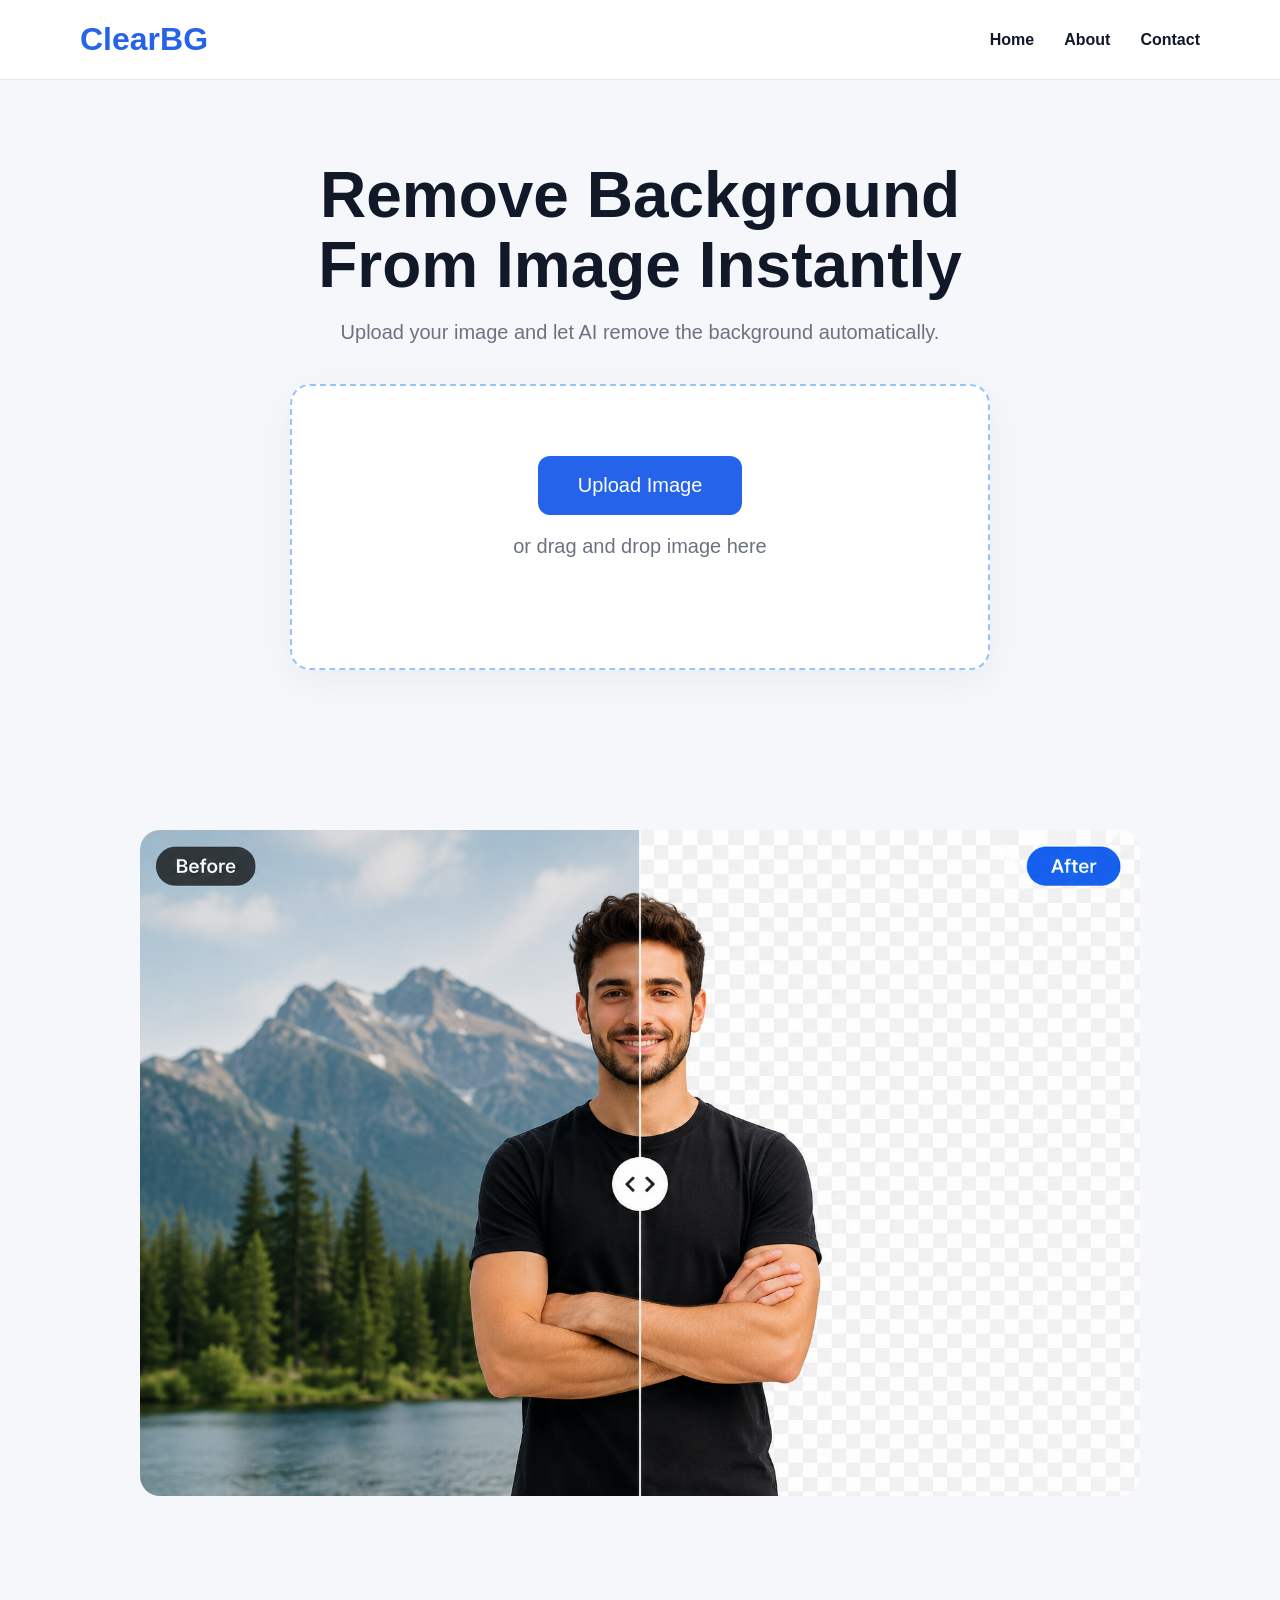
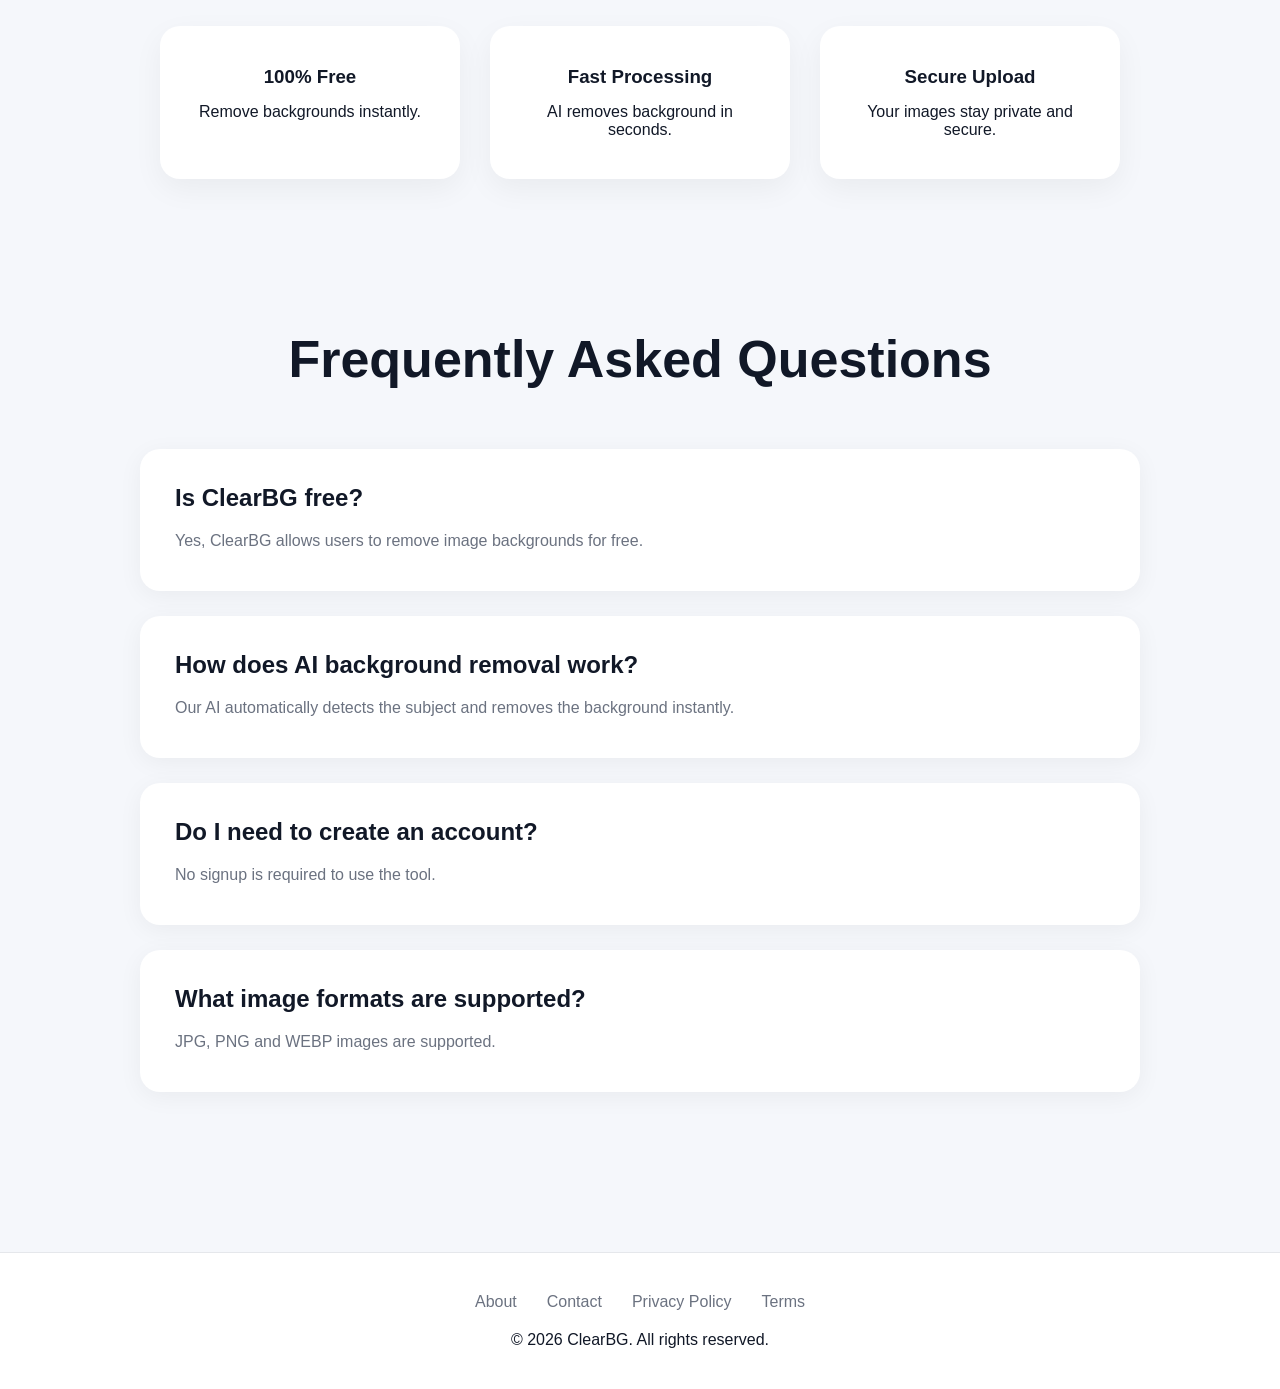
<file: index.html>
<!DOCTYPE html>
<html lang="en">

<head>
  <meta charset="UTF-8" />
  <meta name="viewport" content="width=device-width, initial-scale=1.0" />

  <title>
    ClearBG - AI Background Remover | Remove Image Background Instantly Free
  </title>

  <meta
    name="description"
    content="Remove image backgrounds instantly using AI for free. Fast, simple and high-quality transparent background remover online."
  />

  <meta
    name="keywords"
    content="background remover, remove background, AI background remover, transparent background, image background remover, free background remover"
  />

  <link rel="stylesheet" href="css/style.css" />
</head>

<body>

  <!-- HEADER -->
  <header class="header">

    <div class="logo">
      ClearBG
    </div>

    <nav class="nav">
      <a href="index.html">Home</a>
      <a href="about.html">About</a>
      <a href="contact.html">Contact</a>
    </nav>

  </header>

  <!-- HERO SECTION -->
  <section class="hero">

    <h1>
      Remove Background <br />
      From Image Instantly
    </h1>

    <p>
      Upload your image and let AI remove the background automatically.
    </p>

    <!-- UPLOAD BOX -->
    <div class="upload-box">

      <label for="uploadInput" class="upload-btn">
        Upload Image
      </label>

      <input type="file" id="uploadInput" hidden />

      <p>
        or drag and drop image here
      </p>

    </div>

  </section>

  <!-- BEFORE AFTER -->
  <section class="before-after">

    <img src="images/before-after.png" alt="Before After" />

  </section>

  <!-- FEATURES -->
  <section class="features">

    <div class="feature-card">
      <h3>100% Free</h3>
      <p>Remove backgrounds instantly.</p>
    </div>

    <div class="feature-card">
      <h3>Fast Processing</h3>
      <p>AI removes background in seconds.</p>
    </div>

    <div class="feature-card">
      <h3>Secure Upload</h3>
      <p>Your images stay private and secure.</p>
    </div>

  </section>

  <!-- FAQ SECTION -->
  <section class="faq-section">

    <h2>Frequently Asked Questions</h2>

    <div class="faq-container">

      <div class="faq-item">
        <h3>Is ClearBG free?</h3>
        <p>
          Yes, ClearBG allows users to remove image backgrounds for free.
        </p>
      </div>

      <div class="faq-item">
        <h3>How does AI background removal work?</h3>
        <p>
          Our AI automatically detects the subject and removes the background instantly.
        </p>
      </div>

      <div class="faq-item">
        <h3>Do I need to create an account?</h3>
        <p>
          No signup is required to use the tool.
        </p>
      </div>

      <div class="faq-item">
        <h3>What image formats are supported?</h3>
        <p>
          JPG, PNG and WEBP images are supported.
        </p>
      </div>

    </div>

  </section>

  <!-- FOOTER -->
  <footer class="footer">

    <div class="footer-links">
      <a href="about.html">About</a>
      <a href="contact.html">Contact</a>
      <a href="privacy.html">Privacy Policy</a>
      <a href="terms.html">Terms</a>
    </div>

    <p>
      © 2026 ClearBG. All rights reserved.
    </p>

  </footer>

  <script src="js/app.js"></script>

</body>

</html>
</file>
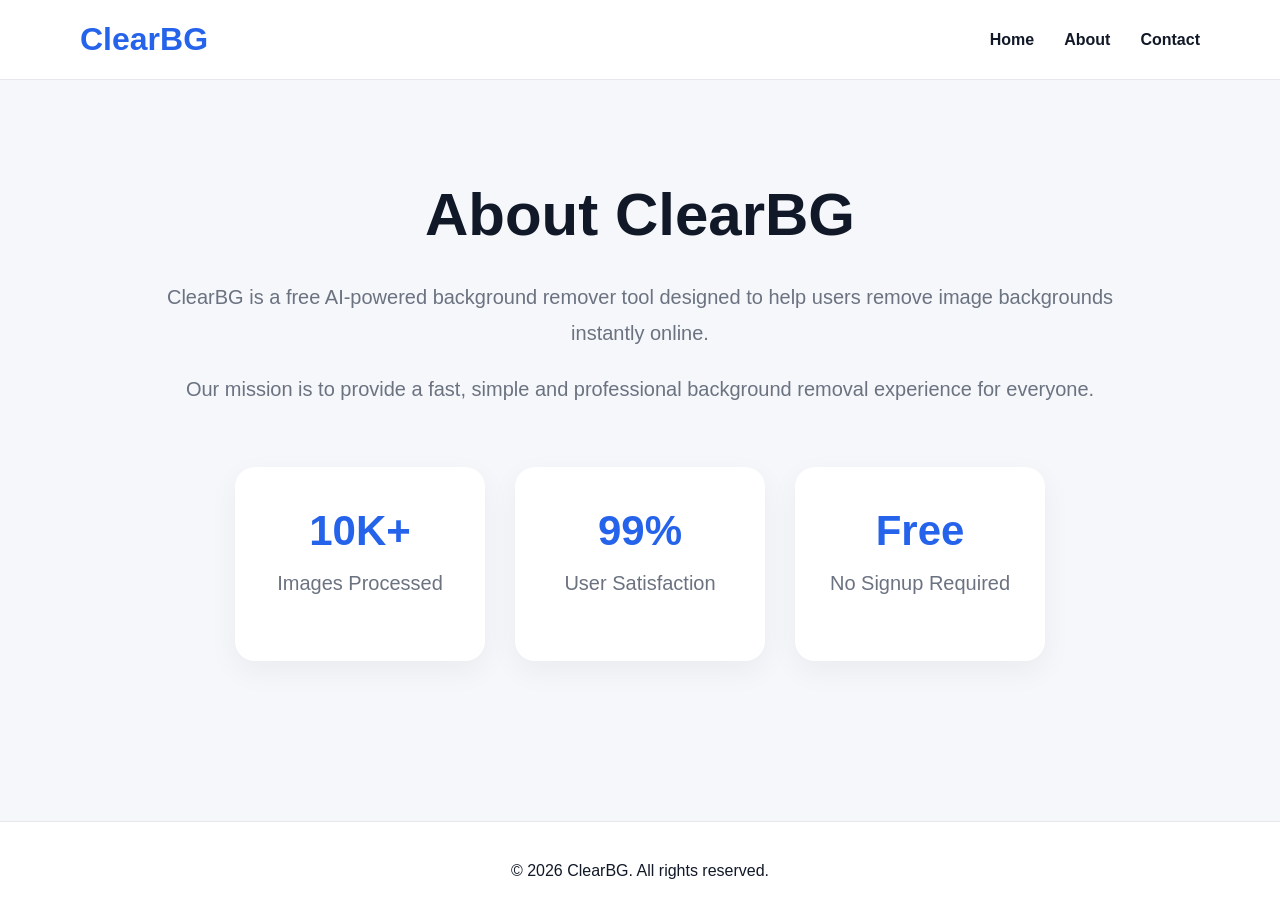
<file: about.html>
<!DOCTYPE html>
<html lang="en">

<head>

  <meta charset="UTF-8">
  <meta name="viewport" content="width=device-width, initial-scale=1.0">

  <title>About Us - ClearBG</title>

  <meta name="description" content="Learn more about ClearBG free AI background remover tool.">

  <link rel="stylesheet" href="css/style.css">

</head>

<body>

  <!-- HEADER -->

  <header class="header">

    <div class="logo">
      ClearBG
    </div>

    <nav class="nav">
      <a href="index.html">Home</a>
      <a href="about.html">About</a>
      <a href="contact.html">Contact</a>
    </nav>

  </header>

  <!-- ABOUT SECTION -->

  <section class="about-page">

    <div class="about-container">

      <h1>About ClearBG</h1>

      <p>
        ClearBG is a free AI-powered background remover tool designed
        to help users remove image backgrounds instantly online.
      </p>

      <p>
        Our mission is to provide a fast, simple and professional
        background removal experience for everyone.
      </p>

      <div class="about-stats">

        <div class="stat-card">
          <h2>10K+</h2>
          <p>Images Processed</p>
        </div>

        <div class="stat-card">
          <h2>99%</h2>
          <p>User Satisfaction</p>
        </div>

        <div class="stat-card">
          <h2>Free</h2>
          <p>No Signup Required</p>
        </div>

      </div>

    </div>

  </section>

  <!-- FOOTER -->

  <footer class="footer">

    <p>
      © 2026 ClearBG. All rights reserved.
    </p>

  </footer>

</body>
</html>
</file>
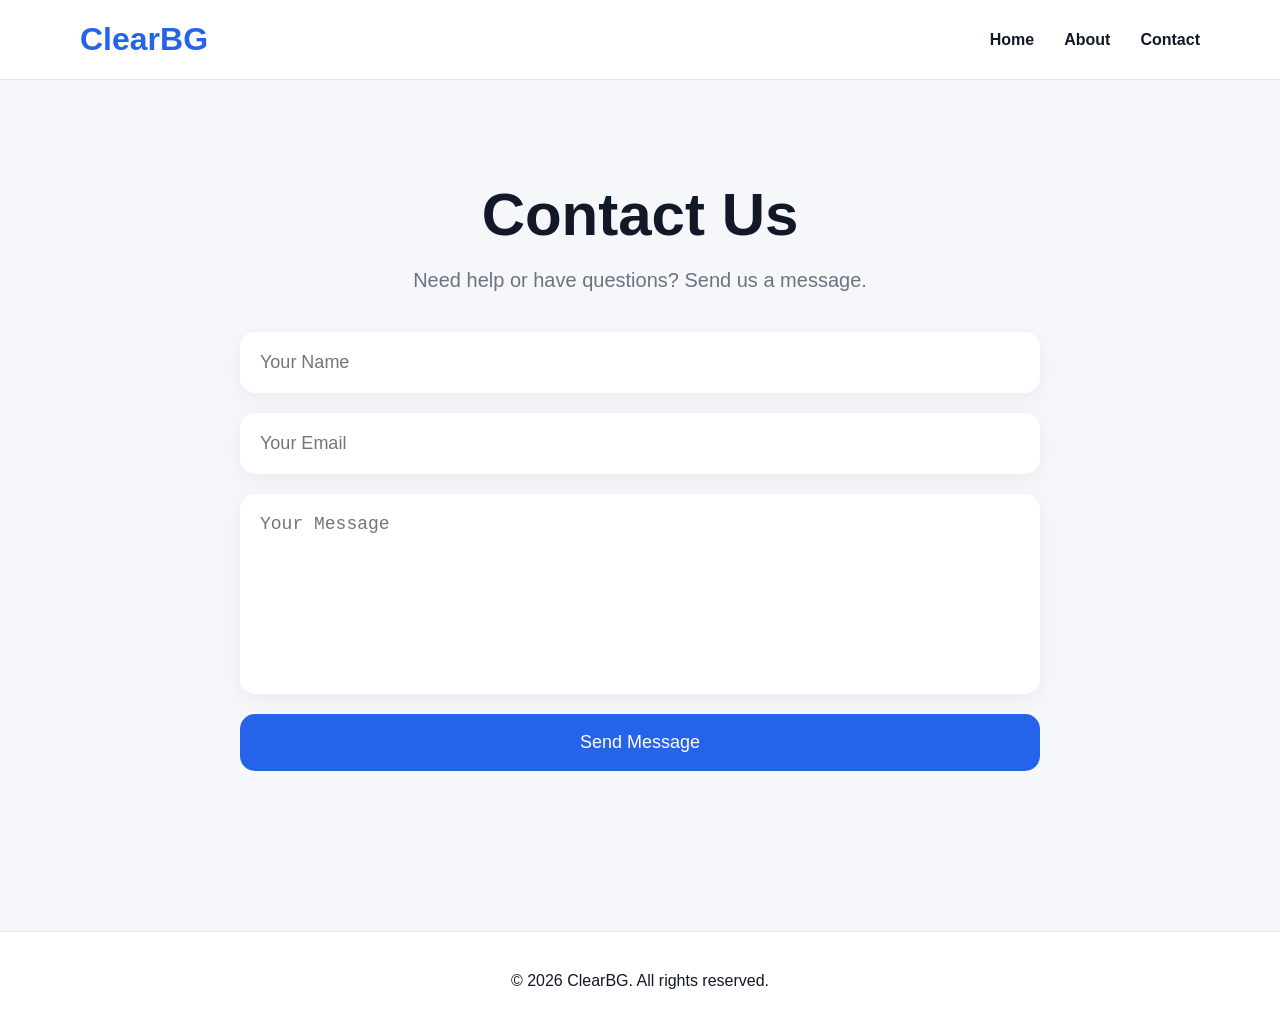
<file: contact.html>
<!DOCTYPE html>
<html lang="en">

<head>

  <meta charset="UTF-8">
  <meta name="viewport" content="width=device-width, initial-scale=1.0">

  <title>Contact Us - ClearBG</title>

  <meta name="description" content="Contact ClearBG support team.">

  <link rel="stylesheet" href="css/style.css">

</head>

<body>

  <!-- HEADER -->

  <header class="header">

    <div class="logo">
      ClearBG
    </div>

    <nav class="nav">
      <a href="index.html">Home</a>
      <a href="about.html">About</a>
      <a href="contact.html">Contact</a>
    </nav>

  </header>

  <!-- CONTACT SECTION -->

  <section class="contact-page">

    <div class="contact-container">

      <h1>Contact Us</h1>

      <p>
        Need help or have questions? Send us a message.
      </p>

      <form class="contact-form">

        <input type="text" placeholder="Your Name">

        <input type="email" placeholder="Your Email">

        <textarea placeholder="Your Message"></textarea>

        <button type="submit">
          Send Message
        </button>

      </form>

    </div>

  </section>

  <!-- FOOTER -->

  <footer class="footer">

    <p>
      © 2026 ClearBG. All rights reserved.
    </p>

  </footer>

</body>
</html>
</file>
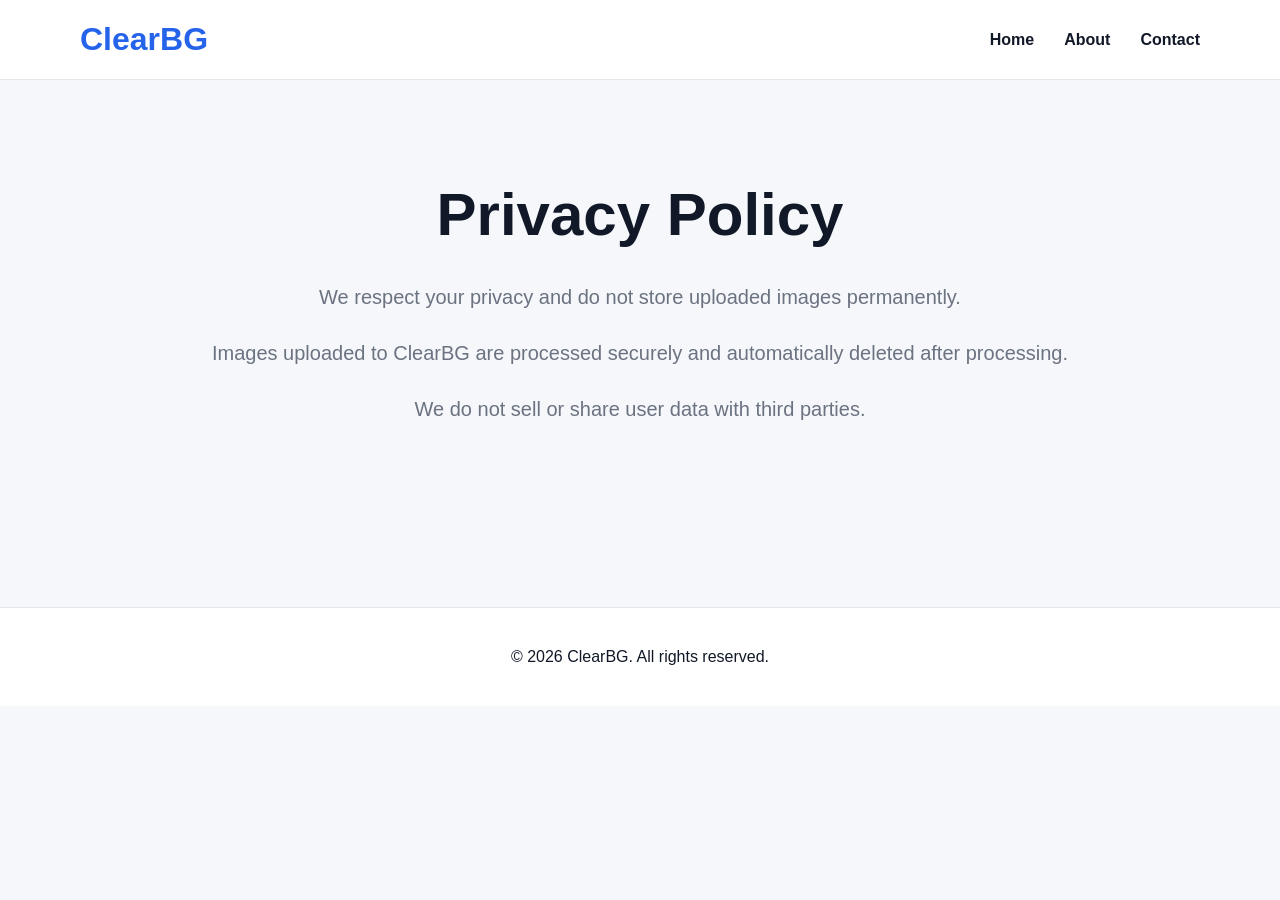
<file: privacy.html>
<!DOCTYPE html>
<html lang="en">

<head>

<meta charset="UTF-8">
<meta name="viewport" content="width=device-width, initial-scale=1.0">

<title>Privacy Policy - ClearBG</title>

<meta name="description" content="Read the privacy policy of ClearBG AI background remover tool.">

<link rel="stylesheet" href="css/style.css">

</head>

<body>

<header class="header">

<div class="logo">
ClearBG
</div>

<nav class="nav">
<a href="index.html">Home</a>
<a href="about.html">About</a>
<a href="contact.html">Contact</a>
</nav>

</header>

<section class="about-page">

<div class="about-container">

<h1>Privacy Policy</h1>

<p>
We respect your privacy and do not store uploaded images permanently.
</p>

<p>
Images uploaded to ClearBG are processed securely and automatically deleted after processing.
</p>

<p>
We do not sell or share user data with third parties.
</p>

</div>

</section>

<footer class="footer">

<p>
© 2026 ClearBG. All rights reserved.
</p>

</footer>

</body>
</html>
</file>
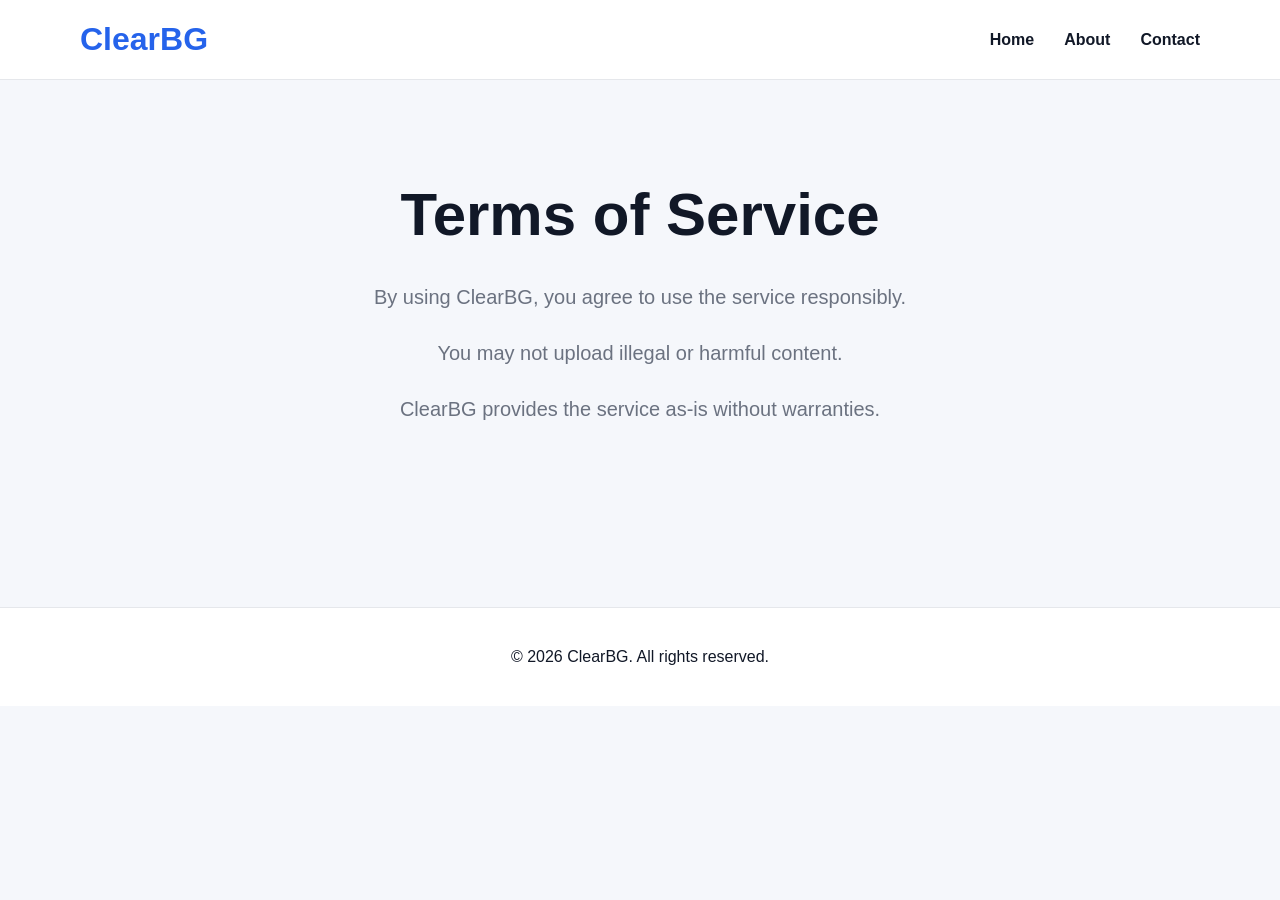
<file: terms.html>
<!DOCTYPE html>
<html lang="en">

<head>

<meta charset="UTF-8">
<meta name="viewport" content="width=device-width, initial-scale=1.0">

<title>Terms of Service - ClearBG</title>

<meta name="description" content="Terms of service for ClearBG AI tool.">

<link rel="stylesheet" href="css/style.css">

</head>

<body>

<header class="header">

<div class="logo">
ClearBG
</div>

<nav class="nav">
<a href="index.html">Home</a>
<a href="about.html">About</a>
<a href="contact.html">Contact</a>
</nav>

</header>

<section class="about-page">

<div class="about-container">

<h1>Terms of Service</h1>

<p>
By using ClearBG, you agree to use the service responsibly.
</p>

<p>
You may not upload illegal or harmful content.
</p>

<p>
ClearBG provides the service as-is without warranties.
</p>

</div>

</section>

<footer class="footer">

<p>
© 2026 ClearBG. All rights reserved.
</p>

</footer>

</body>
</html>
</file>
<file: css/style.css>
*{
  margin:0;
  padding:0;
  box-sizing:border-box;
}

body{
  font-family:Arial, sans-serif;
  background:#f5f7fb;
  color:#111827;
}

/* HEADER */

.header{
  width:100%;
  height:80px;
  background:white;

  display:flex;
  justify-content:space-between;
  align-items:center;

  padding:0 80px;

  border-bottom:1px solid #e5e7eb;
}

.logo{
  font-size:32px;
  font-weight:bold;
  color:#2563eb;
}

.nav{
  display:flex;
  gap:30px;
}

.nav a{
  text-decoration:none;
  color:#111827;
  font-weight:600;
}

/* HERO */

.hero{
  width:100%;
  padding:80px 20px;

  display:flex;
  flex-direction:column;
  align-items:center;
  text-align:center;
}

.hero h1{
  font-size:64px;
  line-height:1.1;
  margin-bottom:20px;
}

.hero p{
  font-size:20px;
  color:#6b7280;
  margin-bottom:40px;
}

/* UPLOAD BOX */

.upload-box{
  width:700px;
  max-width:95%;

  background:white;

  border:2px dashed #93c5fd;

  border-radius:20px;

  padding:70px 20px;

  box-shadow:0 10px 40px rgba(0,0,0,0.05);
}

#uploadBtn{
  background:#2563eb;
  color:white;

  border:none;

  padding:18px 40px;

  border-radius:12px;

  font-size:20px;

  cursor:pointer;

  margin-bottom:20px;
}

/* BEFORE AFTER */

.before-after{
  width:100%;
  display:flex;
  justify-content:center;

  padding:80px 20px;
}

.before-after img{
  width:1000px;
  max-width:95%;

  border-radius:20px;
}

/* FEATURES */

.features{
  width:100%;

  display:flex;
  justify-content:center;
  gap:30px;

  padding:50px 20px;

  flex-wrap:wrap;
}

.feature-card{
  width:300px;

  background:white;

  padding:40px 30px;

  border-radius:20px;

  text-align:center;

  box-shadow:0 10px 30px rgba(0,0,0,0.05);
}

.feature-card h3{
  margin-bottom:15px;
}

/* FOOTER */

.footer{
  width:100%;

  padding:40px 20px;

  background:white;

  text-align:center;

  margin-top:60px;

  border-top:1px solid #e5e7eb;
}
/* ABOUT PAGE */

.about-page{
  width:100%;
  padding:100px 20px;
}

.about-container{
  max-width:1000px;
  margin:auto;
  text-align:center;
}

.about-container h1{
  font-size:60px;
  margin-bottom:30px;
}

.about-container p{
  font-size:20px;
  color:#6b7280;
  line-height:1.8;
  margin-bottom:20px;
}

.about-stats{
  display:flex;
  justify-content:center;
  gap:30px;
  margin-top:60px;
  flex-wrap:wrap;
}

.stat-card{
  width:250px;
  background:white;
  padding:40px 20px;
  border-radius:20px;
  box-shadow:0 10px 30px rgba(0,0,0,0.05);
}

.stat-card h2{
  font-size:42px;
  color:#2563eb;
  margin-bottom:10px;
}

/* CONTACT PAGE */

.contact-page{
  width:100%;
  padding:100px 20px;
}

.contact-container{
  max-width:800px;
  margin:auto;
  text-align:center;
}

.contact-container h1{
  font-size:60px;
  margin-bottom:20px;
}

.contact-container p{
  color:#6b7280;
  margin-bottom:40px;
  font-size:20px;
}

.contact-form{
  display:flex;
  flex-direction:column;
  gap:20px;
}

.contact-form input,
.contact-form textarea{
  width:100%;
  padding:20px;

  border:none;

  border-radius:15px;

  background:white;

  font-size:18px;

  box-shadow:0 5px 20px rgba(0,0,0,0.05);
}

.contact-form textarea{
  height:200px;
  resize:none;
}

.contact-form button{
  background:#2563eb;
  color:white;

  border:none;

  padding:18px;

  border-radius:15px;

  font-size:18px;

  cursor:pointer;
}
/* FAQ SECTION */

.faq-section{
  width:100%;
  padding:100px 20px;
}

.faq-section h2{
  text-align:center;
  font-size:52px;
  margin-bottom:60px;
}

.faq-container{
  max-width:1000px;
  margin:auto;

  display:flex;
  flex-direction:column;
  gap:25px;
}

.faq-item{
  background:white;

  padding:35px;

  border-radius:20px;

  box-shadow:0 5px 25px rgba(0,0,0,0.05);
}

.faq-item h3{
  margin-bottom:15px;
  font-size:24px;
}

.faq-item p{
  color:#6b7280;
  line-height:1.8;
}

/* FOOTER */

.footer-links{
  display:flex;
  justify-content:center;
  gap:30px;

  margin-bottom:20px;

  flex-wrap:wrap;
}

.footer-links a{
  text-decoration:none;
  color:#6b7280;
}

/* RESPONSIVE */

@media(max-width:768px){

  .hero h1{
    font-size:42px;
  }

  .header{
    padding:0 20px;
  }

  .nav{
    gap:15px;
  }

  .faq-section h2,
  .about-container h1,
  .contact-container h1{
    font-size:38px;
  }

}
/* UPLOAD BUTTON */

.upload-btn{
  display:inline-block;

  background:#2563eb;
  color:white;

  padding:18px 40px;

  border-radius:12px;

  font-size:20px;

  cursor:pointer;

  margin-bottom:20px;

  transition:0.3s;
}

.upload-btn:hover{
  background:#1d4ed8;
}

/* RESULT IMAGE */

.result-image{
  max-width:350px;

  border-radius:20px;

  margin-top:25px;

  box-shadow:0 10px 30px rgba(0,0,0,0.08);
}

/* DOWNLOAD BUTTON */

.download-btn{
  display:inline-block;

  margin-top:20px;

  padding:14px 30px;

  background:#2563eb;

  color:white;

  text-decoration:none;

  border-radius:12px;

  font-weight:bold;

  transition:0.3s;
}

.download-btn:hover{
  background:#1d4ed8;
}
.result-image{
  max-width:300px;
  margin-top:20px;
  display:block;
  margin-left:auto;
  margin-right:auto;
}

.download-btn{
  display:inline-block;
  margin-top:20px;
  background:#2563eb;
  color:white;
  padding:15px 30px;
  border-radius:12px;
  text-decoration:none;
  font-weight:bold;
}
</file>
